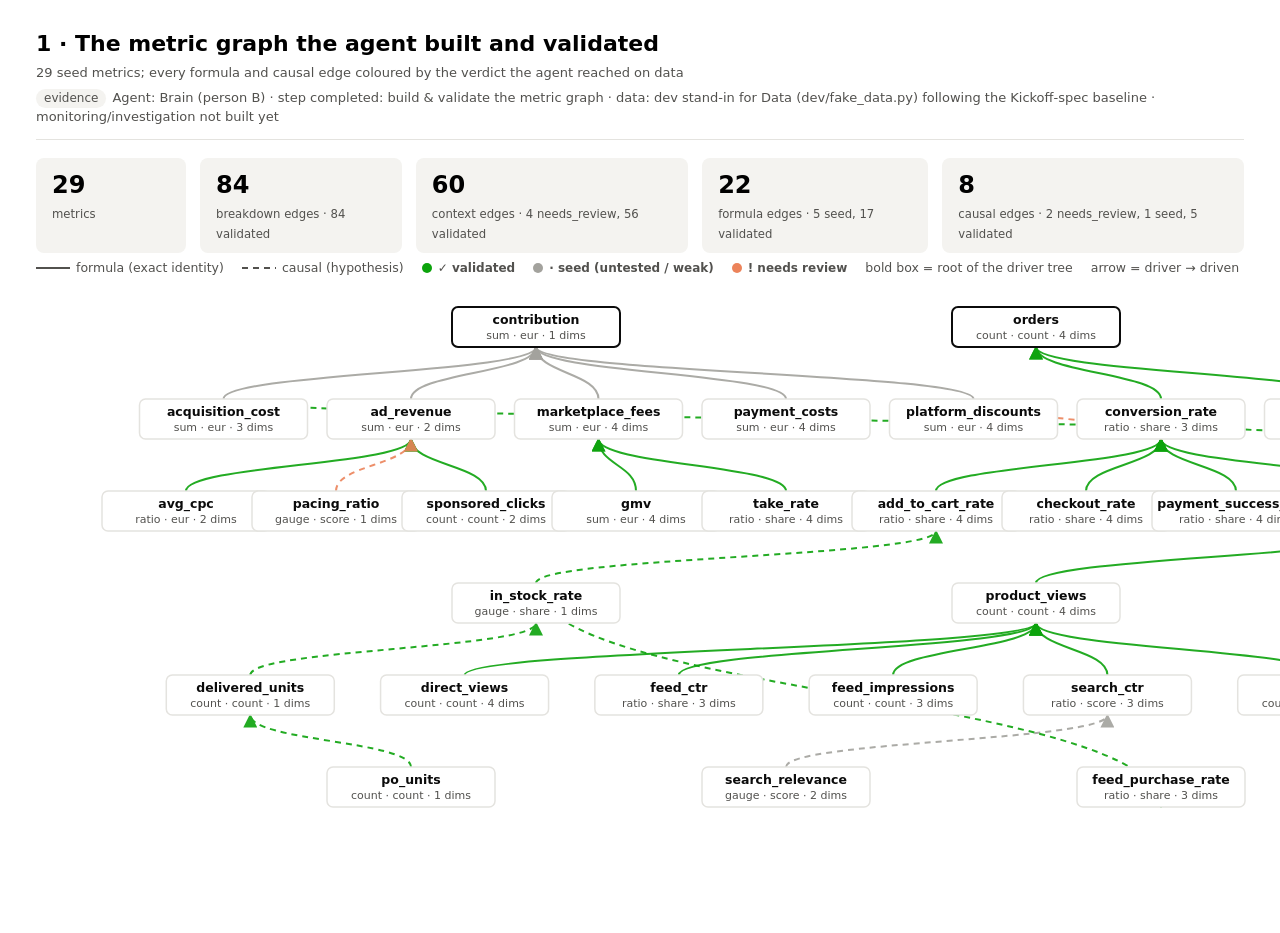
<file: docs/screenshots/01_graph.html>
<!doctype html><html><head><meta charset='utf-8'><title>1 · The metric graph the agent built and validated</title><style>
.viz-root{--surface-1:#fcfcfb;--surface-2:#f4f3f0;--text-primary:#0b0b0b;--text-secondary:#52514e;
 --text-muted:#8a8984;--grid:#e4e3df;--good:#0ca30c;--good-text:#006300;--warning:#fab219;--serious:#ec835a;
 --critical:#d03b3b;--neutral:#a3a29d;--accent:#2a78d6}
*{box-sizing:border-box}body{margin:0;background:var(--surface-1);font:14px/1.45 "Segoe UI",system-ui,sans-serif;
 color:var(--text-primary)}
.viz-root{padding:28px 36px}
header{border-bottom:1px solid var(--grid);padding-bottom:12px;margin-bottom:18px}
h1{font-size:22px;margin:0 0 4px}h2{font-size:15px;margin:22px 0 8px;color:var(--text-secondary);font-weight:600}
.sub{color:var(--text-secondary);font-size:13px}
.tag{display:inline-block;font-size:12px;padding:1px 8px;border-radius:10px;background:var(--surface-2);
 color:var(--text-secondary);margin-right:6px}
table{border-collapse:collapse;width:100%;font-size:13px}
th{text-align:left;color:var(--text-secondary);font-weight:600;border-bottom:1px solid var(--grid);padding:6px 8px}
td{border-bottom:1px solid var(--grid);padding:6px 8px;vertical-align:top}
td.num{text-align:right;font-variant-numeric:tabular-nums;white-space:nowrap}
code{font:12.5px Consolas,monospace;background:var(--surface-2);padding:1px 4px;border-radius:3px}
.chip{display:inline-flex;align-items:center;gap:5px;font-size:12px;font-weight:600;white-space:nowrap}
.dot{width:10px;height:10px;border-radius:50%;display:inline-block}
.legend{display:flex;gap:18px;flex-wrap:wrap;font-size:12.5px;color:var(--text-secondary);margin:6px 0 10px}
.legend span{display:inline-flex;align-items:center;gap:6px}
pre{background:#1a1a19;color:#f0efec;padding:14px 16px;border-radius:6px;font:12.5px/1.5 Consolas,monospace;
 white-space:pre-wrap;margin:0}
.kpis{display:flex;gap:14px;margin:4px 0 6px}
.kpi{background:var(--surface-2);border-radius:8px;padding:10px 16px;min-width:150px}
.kpi b{display:block;font-size:24px}.kpi small{color:var(--text-secondary)}
</style></head><body><div class='viz-root'><header><h1>1 · The metric graph the agent built and validated</h1><div class='sub'>29 seed metrics; every formula and causal edge coloured by the verdict the agent reached on data</div><div class='sub' style='margin-top:6px'><span class='tag'>evidence</span>Agent: Brain (person B) · step completed: build &amp; validate the metric graph · data: dev stand-in for Data (dev/fake_data.py) following the Kickoff-spec baseline · monitoring/investigation not built yet</div></header><div class="kpis"><div class="kpi"><b>29</b><small>metrics</small></div><div class="kpi"><b>84</b><small>breakdown edges · 84 validated</small></div><div class="kpi"><b>60</b><small>context edges · 4 needs_review, 56 validated</small></div><div class="kpi"><b>22</b><small>formula edges · 5 seed, 17 validated</small></div><div class="kpi"><b>8</b><small>causal edges · 2 needs_review, 1 seed, 5 validated</small></div></div><div class="legend"><span><svg width="34" height="8"><line x1="0" y1="4" x2="34" y2="4" stroke="var(--text-secondary)" stroke-width="2"/></svg>formula (exact identity)</span><span><svg width="34" height="8"><line x1="0" y1="4" x2="34" y2="4" stroke="var(--text-secondary)" stroke-width="2" stroke-dasharray="6 5"/></svg>causal (hypothesis)</span><span><span class="chip"><span class="dot" style="background:var(--good)"></span>✓ validated</span></span><span><span class="chip"><span class="dot" style="background:var(--neutral)"></span>· seed (untested / weak)</span></span><span><span class="chip"><span class="dot" style="background:var(--serious)"></span>! needs review</span></span><span>bold box = root of the driver tree</span><span>arrow = driver → driven</span></div><svg width="1500" height="612" viewBox="0 0 1500 612" role="img" aria-label="Metric graph: formula and causal edges coloured by validation status"><defs><marker id="a-validated" viewBox="0 0 10 10" refX="9" refY="5" markerWidth="7" markerHeight="7" orient="auto-start-reverse"><path d="M0,0L10,5L0,10z" fill="var(--good)"/></marker><marker id="a-seed" viewBox="0 0 10 10" refX="9" refY="5" markerWidth="7" markerHeight="7" orient="auto-start-reverse"><path d="M0,0L10,5L0,10z" fill="var(--neutral)"/></marker><marker id="a-needs_review" viewBox="0 0 10 10" refX="9" refY="5" markerWidth="7" markerHeight="7" orient="auto-start-reverse"><path d="M0,0L10,5L0,10z" fill="var(--serious)"/></marker><marker id="a-rejected" viewBox="0 0 10 10" refX="9" refY="5" markerWidth="7" markerHeight="7" orient="auto-start-reverse"><path d="M0,0L10,5L0,10z" fill="var(--critical)"/></marker><marker id="a-proposed" viewBox="0 0 10 10" refX="9" refY="5" markerWidth="7" markerHeight="7" orient="auto-start-reverse"><path d="M0,0L10,5L0,10z" fill="var(--warning)"/></marker></defs><path d="M562.5,112.0 C562.5,86.0 500.0,86.0 500.0,60.0" fill="none" stroke="var(--neutral)" stroke-width="2" marker-end="url(#a-seed)" opacity="0.9"><title>formula: marketplace_fees → contribution · seed · computed from this formula by construction; not independently testable</title></path><path d="M375.0,112.0 C375.0,86.0 500.0,86.0 500.0,60.0" fill="none" stroke="var(--neutral)" stroke-width="2" marker-end="url(#a-seed)" opacity="0.9"><title>formula: ad_revenue → contribution · seed · computed from this formula by construction; not independently testable</title></path><path d="M937.5,112.0 C937.5,86.0 500.0,86.0 500.0,60.0" fill="none" stroke="var(--neutral)" stroke-width="2" marker-end="url(#a-seed)" opacity="0.9"><title>formula: platform_discounts → contribution · seed · computed from this formula by construction; not independently testable</title></path><path d="M187.5,112.0 C187.5,86.0 500.0,86.0 500.0,60.0" fill="none" stroke="var(--neutral)" stroke-width="2" marker-end="url(#a-seed)" opacity="0.9"><title>formula: acquisition_cost → contribution · seed · computed from this formula by construction; not independently testable</title></path><path d="M750.0,112.0 C750.0,86.0 500.0,86.0 500.0,60.0" fill="none" stroke="var(--neutral)" stroke-width="2" marker-end="url(#a-seed)" opacity="0.9"><title>formula: payment_costs → contribution · seed · computed from this formula by construction; not independently testable</title></path><path d="M600.0,204.0 C600.0,178.0 562.5,178.0 562.5,152.0" fill="none" stroke="var(--good)" stroke-width="2" marker-end="url(#a-validated)" opacity="0.9"><title>formula: gmv → marketplace_fees · validated · identity holds: 17/17 slices with median rel. error &lt; 0.5%</title></path><path d="M750.0,204.0 C750.0,178.0 562.5,178.0 562.5,152.0" fill="none" stroke="var(--good)" stroke-width="2" marker-end="url(#a-validated)" opacity="0.9"><title>formula: take_rate → marketplace_fees · validated · identity holds: 17/17 slices with median rel. error &lt; 0.5%</title></path><path d="M1312.5,112.0 C1312.5,86.0 1000.0,86.0 1000.0,60.0" fill="none" stroke="var(--good)" stroke-width="2" marker-end="url(#a-validated)" opacity="0.9"><title>formula: sessions → orders · validated · identity holds: 12/12 slices with median rel. error &lt; 0.5%</title></path><path d="M1125.0,112.0 C1125.0,86.0 1000.0,86.0 1000.0,60.0" fill="none" stroke="var(--good)" stroke-width="2" marker-end="url(#a-validated)" opacity="0.9"><title>formula: conversion_rate → orders · validated · identity holds: 12/12 slices with median rel. error &lt; 0.5%</title></path><path d="M1350.0,204.0 C1350.0,178.0 1125.0,178.0 1125.0,152.0" fill="none" stroke="var(--good)" stroke-width="2" marker-end="url(#a-validated)" opacity="0.9"><title>formula: view_rate → conversion_rate · validated · identity holds: 12/12 slices with median rel. error &lt; 0.5%</title></path><path d="M900.0,204.0 C900.0,178.0 1125.0,178.0 1125.0,152.0" fill="none" stroke="var(--good)" stroke-width="2" marker-end="url(#a-validated)" opacity="0.9"><title>formula: add_to_cart_rate → conversion_rate · validated · identity holds: 12/12 slices with median rel. error &lt; 0.5%</title></path><path d="M1050.0,204.0 C1050.0,178.0 1125.0,178.0 1125.0,152.0" fill="none" stroke="var(--good)" stroke-width="2" marker-end="url(#a-validated)" opacity="0.9"><title>formula: checkout_rate → conversion_rate · validated · identity holds: 12/12 slices with median rel. error &lt; 0.5%</title></path><path d="M1200.0,204.0 C1200.0,178.0 1125.0,178.0 1125.0,152.0" fill="none" stroke="var(--good)" stroke-width="2" marker-end="url(#a-validated)" opacity="0.9"><title>formula: payment_success_rate → conversion_rate · validated · identity holds: 12/12 slices with median rel. error &lt; 0.5%</title></path><path d="M1000.0,296.0 C1000.0,270.0 1350.0,270.0 1350.0,244.0" fill="none" stroke="var(--good)" stroke-width="2" marker-end="url(#a-validated)" opacity="0.9"><title>formula: product_views → view_rate · validated · identity holds: 12/12 slices with median rel. error &lt; 0.5%</title></path><path d="M1312.5,112.0 C1312.5,178.0 1350.0,178.0 1350.0,244.0" fill="none" stroke="var(--good)" stroke-width="2" marker-end="url(#a-validated)" opacity="0.9"><title>formula: sessions → view_rate · validated · identity holds: 12/12 slices with median rel. error &lt; 0.5%</title></path><path d="M1285.7142857142858,388.0 C1285.7142857142858,362.0 1000.0,362.0 1000.0,336.0" fill="none" stroke="var(--good)" stroke-width="2" marker-end="url(#a-validated)" opacity="0.9"><title>formula: searches → product_views · validated · identity holds: 9/9 slices with median rel. error &lt; 0.5%</title></path><path d="M1071.4285714285713,388.0 C1071.4285714285713,362.0 1000.0,362.0 1000.0,336.0" fill="none" stroke="var(--good)" stroke-width="2" marker-end="url(#a-validated)" opacity="0.9"><title>formula: search_ctr → product_views · validated · identity holds: 9/9 slices with median rel. error &lt; 0.5%</title></path><path d="M857.1428571428571,388.0 C857.1428571428571,362.0 1000.0,362.0 1000.0,336.0" fill="none" stroke="var(--good)" stroke-width="2" marker-end="url(#a-validated)" opacity="0.9"><title>formula: feed_impressions → product_views · validated · identity holds: 9/9 slices with median rel. error &lt; 0.5%</title></path><path d="M642.8571428571429,388.0 C642.8571428571429,362.0 1000.0,362.0 1000.0,336.0" fill="none" stroke="var(--good)" stroke-width="2" marker-end="url(#a-validated)" opacity="0.9"><title>formula: feed_ctr → product_views · validated · identity holds: 9/9 slices with median rel. error &lt; 0.5%</title></path><path d="M428.57142857142856,388.0 C428.57142857142856,362.0 1000.0,362.0 1000.0,336.0" fill="none" stroke="var(--good)" stroke-width="2" marker-end="url(#a-validated)" opacity="0.9"><title>formula: direct_views → product_views · validated · identity holds: 9/9 slices with median rel. error &lt; 0.5%</title></path><path d="M450.0,204.0 C450.0,178.0 375.0,178.0 375.0,152.0" fill="none" stroke="var(--good)" stroke-width="2" marker-end="url(#a-validated)" opacity="0.9"><title>formula: sponsored_clicks → ad_revenue · validated · identity holds: 36/36 slices with median rel. error &lt; 0.5%</title></path><path d="M150.0,204.0 C150.0,178.0 375.0,178.0 375.0,152.0" fill="none" stroke="var(--good)" stroke-width="2" marker-end="url(#a-validated)" opacity="0.9"><title>formula: avg_cpc → ad_revenue · validated · identity holds: 36/36 slices with median rel. error &lt; 0.5%</title></path><path d="M750.0,480.0 C750.0,454.0 1071.4285714285713,454.0 1071.4285714285713,428.0" fill="none" stroke="var(--neutral)" stroke-width="2" stroke-dasharray="6 5" marker-end="url(#a-seed)" opacity="0.9"><title>causal: search_relevance → search_ctr · seed · no clear co-movement in history: rho=+0.01 at lag 1h on changes (n=17625, grain country/platform)</title></path><path d="M500.0,296.0 C500.0,270.0 900.0,270.0 900.0,244.0" fill="none" stroke="var(--good)" stroke-width="2" stroke-dasharray="6 5" marker-end="url(#a-validated)" opacity="0.9"><title>causal: in_stock_rate → add_to_cart_rate · validated · supported: rho=+0.55 at lag 0h on levels (n=5880, grain category)</title></path><path d="M500.0,296.0 C500.0,408.0 1125.0,408.0 1125.0,520.0" fill="none" stroke="var(--good)" stroke-width="2" stroke-dasharray="6 5" marker-end="url(#a-validated)" opacity="0.9"><title>causal: in_stock_rate → feed_purchase_rate · validated · supported: rho=+0.40 at lag 0h on levels (n=5880, grain category)</title></path><path d="M214.28571428571428,388.0 C214.28571428571428,362.0 500.0,362.0 500.0,336.0" fill="none" stroke="var(--good)" stroke-width="2" stroke-dasharray="6 5" marker-end="url(#a-validated)" opacity="0.9"><title>causal: delivered_units → in_stock_rate · validated · supported: rho=+0.27 at lag 0h on changes (n=5875, grain category)</title></path><path d="M375.0,480.0 C375.0,454.0 214.28571428571428,454.0 214.28571428571428,428.0" fill="none" stroke="var(--good)" stroke-width="2" stroke-dasharray="6 5" marker-end="url(#a-validated)" opacity="0.9"><title>causal: po_units → delivered_units · validated · supported: rho=+1.00 at lag 48h on levels (n=5640, grain category)</title></path><path d="M937.5,112.0 C937.5,132.0 1125.0,132.0 1125.0,152.0" fill="none" stroke="var(--serious)" stroke-width="2" stroke-dasharray="6 5" marker-end="url(#a-needs_review)" opacity="0.9"><title>causal: platform_discounts → conversion_rate · needs_review · co-moves (rho=+0.88 at lag 0h on levels (n=52910, grain country/platform/channel)) but confounded by volume: controlling for conversion_rate&#x27;s numerator drops rho to +0.02; the cause tracks the effect&#x27;s own volume</title></path><path d="M187.5,112.0 C187.5,132.0 1312.5,132.0 1312.5,152.0" fill="none" stroke="var(--good)" stroke-width="2" stroke-dasharray="6 5" marker-end="url(#a-validated)" opacity="0.9"><title>causal: acquisition_cost → sessions · validated · supported: rho=+0.48 at lag 0h on levels (n=52920, grain country/platform/channel)</title></path><path d="M300.0,204.0 C300.0,178.0 375.0,178.0 375.0,152.0" fill="none" stroke="var(--serious)" stroke-width="2" stroke-dasharray="6 5" marker-end="url(#a-needs_review)" opacity="0.9"><title>causal: pacing_ratio → ad_revenue · needs_review · co-moves (rho=+1.00 at lag 0h on levels (n=35280, grain advertiser)) but definitional overlap: cause and effect share column(s) [&#x27;spend_eur&#x27;]</title></path><g><title>Contribution — marketplace_fees + ad_revenue - platform_discounts - acquisition_cost - payment_costs</title><rect x="416.0" y="20.0" width="168" height="40" rx="6" fill="#fff" stroke="var(--text-primary)" stroke-width="2"/><text x="500.0" y="37" text-anchor="middle" font-size="12.5" font-weight="600" fill="var(--text-primary)">contribution</text><text x="500.0" y="52" text-anchor="middle" font-size="11" fill="var(--text-secondary)">sum · eur · 1 dims</text></g><g><title>Orders — Paid orders</title><rect x="916.0" y="20.0" width="168" height="40" rx="6" fill="#fff" stroke="var(--text-primary)" stroke-width="2"/><text x="1000.0" y="37" text-anchor="middle" font-size="12.5" font-weight="600" fill="var(--text-primary)">orders</text><text x="1000.0" y="52" text-anchor="middle" font-size="11" fill="var(--text-secondary)">count · count · 4 dims</text></g><g><title>Acquisition cost — Cost of paid acquisition traffic</title><rect x="103.5" y="112.0" width="168" height="40" rx="6" fill="#fff" stroke="var(--grid)" stroke-width="1.5"/><text x="187.5" y="129" text-anchor="middle" font-size="12.5" font-weight="600" fill="var(--text-primary)">acquisition_cost</text><text x="187.5" y="144" text-anchor="middle" font-size="11" fill="var(--text-secondary)">sum · eur · 3 dims</text></g><g><title>Ad revenue — Sponsored-product spend by sellers</title><rect x="291.0" y="112.0" width="168" height="40" rx="6" fill="#fff" stroke="var(--grid)" stroke-width="1.5"/><text x="375.0" y="129" text-anchor="middle" font-size="12.5" font-weight="600" fill="var(--text-primary)">ad_revenue</text><text x="375.0" y="144" text-anchor="middle" font-size="11" fill="var(--text-secondary)">sum · eur · 2 dims</text></g><g><title>Marketplace fees — Take-rate fees charged on orders</title><rect x="478.5" y="112.0" width="168" height="40" rx="6" fill="#fff" stroke="var(--grid)" stroke-width="1.5"/><text x="562.5" y="129" text-anchor="middle" font-size="12.5" font-weight="600" fill="var(--text-primary)">marketplace_fees</text><text x="562.5" y="144" text-anchor="middle" font-size="11" fill="var(--text-secondary)">sum · eur · 4 dims</text></g><g><title>Payment costs — PSP costs: 1.4% of GMV plus EUR 0.10 per checkout</title><rect x="666.0" y="112.0" width="168" height="40" rx="6" fill="#fff" stroke="var(--grid)" stroke-width="1.5"/><text x="750.0" y="129" text-anchor="middle" font-size="12.5" font-weight="600" fill="var(--text-primary)">payment_costs</text><text x="750.0" y="144" text-anchor="middle" font-size="11" fill="var(--text-secondary)">sum · eur · 4 dims</text></g><g><title>Platform discounts — Discounts funded by Shoply</title><rect x="853.5" y="112.0" width="168" height="40" rx="6" fill="#fff" stroke="var(--grid)" stroke-width="1.5"/><text x="937.5" y="129" text-anchor="middle" font-size="12.5" font-weight="600" fill="var(--text-primary)">platform_discounts</text><text x="937.5" y="144" text-anchor="middle" font-size="11" fill="var(--text-secondary)">sum · eur · 4 dims</text></g><g><title>Conversion rate — Orders per session</title><rect x="1041.0" y="112.0" width="168" height="40" rx="6" fill="#fff" stroke="var(--grid)" stroke-width="1.5"/><text x="1125.0" y="129" text-anchor="middle" font-size="12.5" font-weight="600" fill="var(--text-primary)">conversion_rate</text><text x="1125.0" y="144" text-anchor="middle" font-size="11" fill="var(--text-secondary)">ratio · share · 3 dims</text></g><g><title>Sessions — Visits</title><rect x="1228.5" y="112.0" width="168" height="40" rx="6" fill="#fff" stroke="var(--grid)" stroke-width="1.5"/><text x="1312.5" y="129" text-anchor="middle" font-size="12.5" font-weight="600" fill="var(--text-primary)">sessions</text><text x="1312.5" y="144" text-anchor="middle" font-size="11" fill="var(--text-secondary)">count · count · 3 dims</text></g><g><title>Average CPC — Spend per sponsored click</title><rect x="66.0" y="204.0" width="168" height="40" rx="6" fill="#fff" stroke="var(--grid)" stroke-width="1.5"/><text x="150.0" y="221" text-anchor="middle" font-size="12.5" font-weight="600" fill="var(--text-primary)">avg_cpc</text><text x="150.0" y="236" text-anchor="middle" font-size="11" fill="var(--text-secondary)">ratio · eur · 2 dims</text></g><g><title>Pacing ratio — Spend vs planned spend, hourly (cumulative-today variant pending, review item 13)</title><rect x="216.0" y="204.0" width="168" height="40" rx="6" fill="#fff" stroke="var(--grid)" stroke-width="1.5"/><text x="300.0" y="221" text-anchor="middle" font-size="12.5" font-weight="600" fill="var(--text-primary)">pacing_ratio</text><text x="300.0" y="236" text-anchor="middle" font-size="11" fill="var(--text-secondary)">gauge · score · 1 dims</text></g><g><title>Sponsored clicks — Clicks on sponsored products</title><rect x="366.0" y="204.0" width="168" height="40" rx="6" fill="#fff" stroke="var(--grid)" stroke-width="1.5"/><text x="450.0" y="221" text-anchor="middle" font-size="12.5" font-weight="600" fill="var(--text-primary)">sponsored_clicks</text><text x="450.0" y="236" text-anchor="middle" font-size="11" fill="var(--text-secondary)">count · count · 2 dims</text></g><g><title>GMV — Gross merchandise value of orders</title><rect x="516.0" y="204.0" width="168" height="40" rx="6" fill="#fff" stroke="var(--grid)" stroke-width="1.5"/><text x="600.0" y="221" text-anchor="middle" font-size="12.5" font-weight="600" fill="var(--text-primary)">gmv</text><text x="600.0" y="236" text-anchor="middle" font-size="11" fill="var(--text-secondary)">sum · eur · 4 dims</text></g><g><title>Take rate — Fees as share of GMV</title><rect x="666.0" y="204.0" width="168" height="40" rx="6" fill="#fff" stroke="var(--grid)" stroke-width="1.5"/><text x="750.0" y="221" text-anchor="middle" font-size="12.5" font-weight="600" fill="var(--text-primary)">take_rate</text><text x="750.0" y="236" text-anchor="middle" font-size="11" fill="var(--text-secondary)">ratio · share · 4 dims</text></g><g><title>Add-to-cart rate — Carts per product view</title><rect x="816.0" y="204.0" width="168" height="40" rx="6" fill="#fff" stroke="var(--grid)" stroke-width="1.5"/><text x="900.0" y="221" text-anchor="middle" font-size="12.5" font-weight="600" fill="var(--text-primary)">add_to_cart_rate</text><text x="900.0" y="236" text-anchor="middle" font-size="11" fill="var(--text-secondary)">ratio · share · 4 dims</text></g><g><title>Checkout rate — Checkouts per cart</title><rect x="966.0" y="204.0" width="168" height="40" rx="6" fill="#fff" stroke="var(--grid)" stroke-width="1.5"/><text x="1050.0" y="221" text-anchor="middle" font-size="12.5" font-weight="600" fill="var(--text-primary)">checkout_rate</text><text x="1050.0" y="236" text-anchor="middle" font-size="11" fill="var(--text-secondary)">ratio · share · 4 dims</text></g><g><title>Payment success rate — Orders per checkout</title><rect x="1116.0" y="204.0" width="168" height="40" rx="6" fill="#fff" stroke="var(--grid)" stroke-width="1.5"/><text x="1200.0" y="221" text-anchor="middle" font-size="12.5" font-weight="600" fill="var(--text-primary)">payment_success_rate</text><text x="1200.0" y="236" text-anchor="middle" font-size="11" fill="var(--text-secondary)">ratio · share · 4 dims</text></g><g><title>View rate — Product views per session</title><rect x="1266.0" y="204.0" width="168" height="40" rx="6" fill="#fff" stroke="var(--grid)" stroke-width="1.5"/><text x="1350.0" y="221" text-anchor="middle" font-size="12.5" font-weight="600" fill="var(--text-primary)">view_rate</text><text x="1350.0" y="236" text-anchor="middle" font-size="11" fill="var(--text-secondary)">ratio · score · 3 dims</text></g><g><title>In-stock rate — Demand-weighted share of SKUs in stock</title><rect x="416.0" y="296.0" width="168" height="40" rx="6" fill="#fff" stroke="var(--grid)" stroke-width="1.5"/><text x="500.0" y="313" text-anchor="middle" font-size="12.5" font-weight="600" fill="var(--text-primary)">in_stock_rate</text><text x="500.0" y="328" text-anchor="middle" font-size="11" fill="var(--text-secondary)">gauge · share · 1 dims</text></g><g><title>Product views — Product detail views from search</title><rect x="916.0" y="296.0" width="168" height="40" rx="6" fill="#fff" stroke="var(--grid)" stroke-width="1.5"/><text x="1000.0" y="313" text-anchor="middle" font-size="12.5" font-weight="600" fill="var(--text-primary)">product_views</text><text x="1000.0" y="328" text-anchor="middle" font-size="11" fill="var(--text-secondary)">count · count · 4 dims</text></g><g><title>Delivered units — Units received from suppliers</title><rect x="130.28571428571428" y="388.0" width="168" height="40" rx="6" fill="#fff" stroke="var(--grid)" stroke-width="1.5"/><text x="214.28571428571428" y="405" text-anchor="middle" font-size="12.5" font-weight="600" fill="var(--text-primary)">delivered_units</text><text x="214.28571428571428" y="420" text-anchor="middle" font-size="11" fill="var(--text-secondary)">count · count · 1 dims</text></g><g><title>Direct views — Product views not from search or feed</title><rect x="344.57142857142856" y="388.0" width="168" height="40" rx="6" fill="#fff" stroke="var(--grid)" stroke-width="1.5"/><text x="428.57142857142856" y="405" text-anchor="middle" font-size="12.5" font-weight="600" fill="var(--text-primary)">direct_views</text><text x="428.57142857142856" y="420" text-anchor="middle" font-size="11" fill="var(--text-secondary)">count · count · 4 dims</text></g><g><title>Feed CTR — Feed views per feed impression</title><rect x="558.8571428571429" y="388.0" width="168" height="40" rx="6" fill="#fff" stroke="var(--grid)" stroke-width="1.5"/><text x="642.8571428571429" y="405" text-anchor="middle" font-size="12.5" font-weight="600" fill="var(--text-primary)">feed_ctr</text><text x="642.8571428571429" y="420" text-anchor="middle" font-size="11" fill="var(--text-secondary)">ratio · share · 3 dims</text></g><g><title>Feed impressions — For You feed product-card impressions</title><rect x="773.1428571428571" y="388.0" width="168" height="40" rx="6" fill="#fff" stroke="var(--grid)" stroke-width="1.5"/><text x="857.1428571428571" y="405" text-anchor="middle" font-size="12.5" font-weight="600" fill="var(--text-primary)">feed_impressions</text><text x="857.1428571428571" y="420" text-anchor="middle" font-size="11" fill="var(--text-secondary)">count · count · 3 dims</text></g><g><title>Search CTR — Product views from search per search</title><rect x="987.4285714285713" y="388.0" width="168" height="40" rx="6" fill="#fff" stroke="var(--grid)" stroke-width="1.5"/><text x="1071.4285714285713" y="405" text-anchor="middle" font-size="12.5" font-weight="600" fill="var(--text-primary)">search_ctr</text><text x="1071.4285714285713" y="420" text-anchor="middle" font-size="11" fill="var(--text-secondary)">ratio · score · 3 dims</text></g><g><title>Searches — Search requests</title><rect x="1201.7142857142858" y="388.0" width="168" height="40" rx="6" fill="#fff" stroke="var(--grid)" stroke-width="1.5"/><text x="1285.7142857142858" y="405" text-anchor="middle" font-size="12.5" font-weight="600" fill="var(--text-primary)">searches</text><text x="1285.7142857142858" y="420" text-anchor="middle" font-size="11" fill="var(--text-secondary)">count · count · 3 dims</text></g><g><title>PO units — Units ordered from suppliers</title><rect x="291.0" y="480.0" width="168" height="40" rx="6" fill="#fff" stroke="var(--grid)" stroke-width="1.5"/><text x="375.0" y="497" text-anchor="middle" font-size="12.5" font-weight="600" fill="var(--text-primary)">po_units</text><text x="375.0" y="512" text-anchor="middle" font-size="11" fill="var(--text-secondary)">count · count · 1 dims</text></g><g><title>Search relevance — Mean relevance score of search results</title><rect x="666.0" y="480.0" width="168" height="40" rx="6" fill="#fff" stroke="var(--grid)" stroke-width="1.5"/><text x="750.0" y="497" text-anchor="middle" font-size="12.5" font-weight="600" fill="var(--text-primary)">search_relevance</text><text x="750.0" y="512" text-anchor="middle" font-size="11" fill="var(--text-secondary)">gauge · score · 2 dims</text></g><g><title>Feed purchase rate — Orders per feed view</title><rect x="1041.0" y="480.0" width="168" height="40" rx="6" fill="#fff" stroke="var(--grid)" stroke-width="1.5"/><text x="1125.0" y="497" text-anchor="middle" font-size="12.5" font-weight="600" fill="var(--text-primary)">feed_purchase_rate</text><text x="1125.0" y="512" text-anchor="middle" font-size="11" fill="var(--text-secondary)">ratio · share · 3 dims</text></g></svg></div></body></html>
</file>
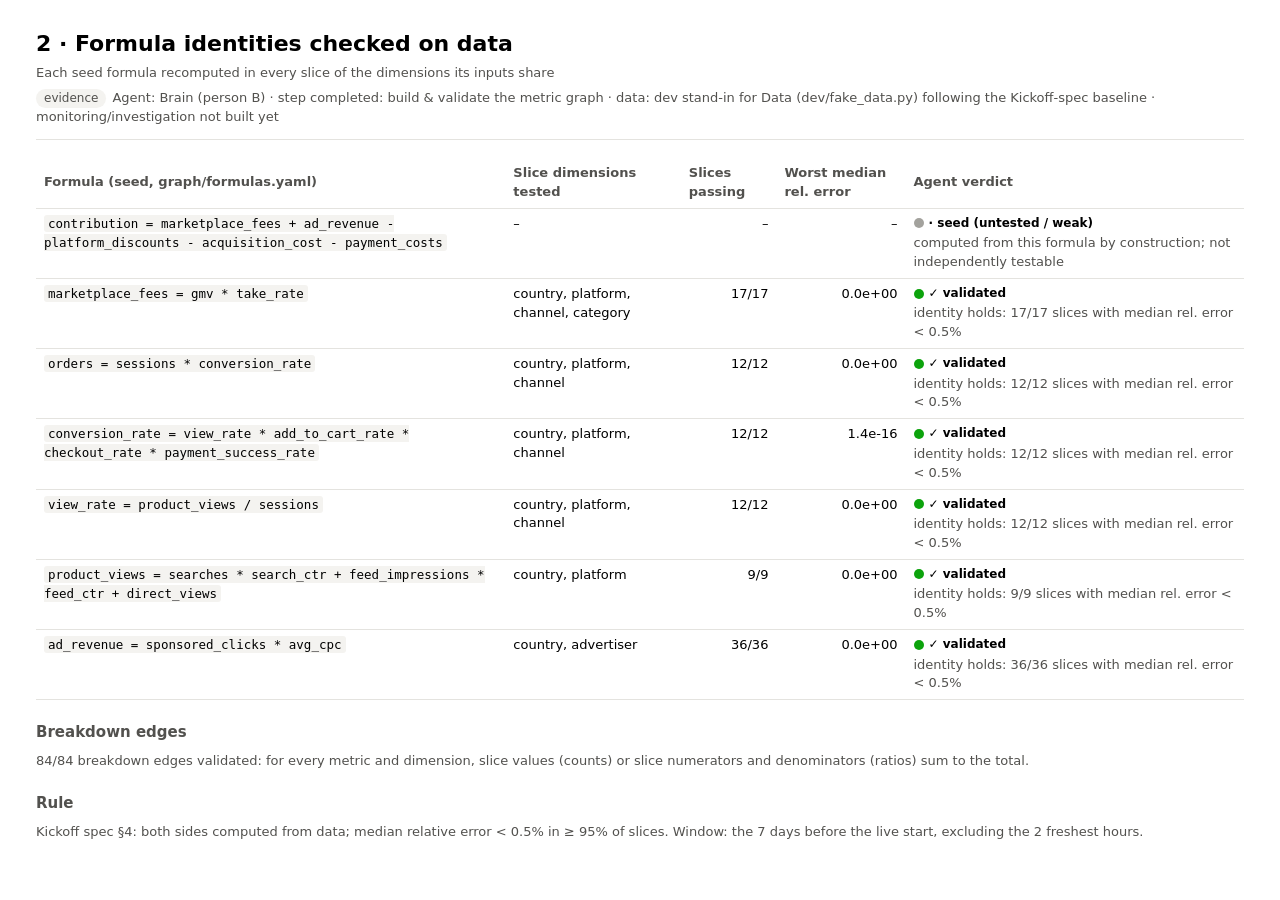
<file: docs/screenshots/02_formulas.html>
<!doctype html><html><head><meta charset='utf-8'><title>2 · Formula identities checked on data</title><style>
.viz-root{--surface-1:#fcfcfb;--surface-2:#f4f3f0;--text-primary:#0b0b0b;--text-secondary:#52514e;
 --text-muted:#8a8984;--grid:#e4e3df;--good:#0ca30c;--good-text:#006300;--warning:#fab219;--serious:#ec835a;
 --critical:#d03b3b;--neutral:#a3a29d;--accent:#2a78d6}
*{box-sizing:border-box}body{margin:0;background:var(--surface-1);font:14px/1.45 "Segoe UI",system-ui,sans-serif;
 color:var(--text-primary)}
.viz-root{padding:28px 36px}
header{border-bottom:1px solid var(--grid);padding-bottom:12px;margin-bottom:18px}
h1{font-size:22px;margin:0 0 4px}h2{font-size:15px;margin:22px 0 8px;color:var(--text-secondary);font-weight:600}
.sub{color:var(--text-secondary);font-size:13px}
.tag{display:inline-block;font-size:12px;padding:1px 8px;border-radius:10px;background:var(--surface-2);
 color:var(--text-secondary);margin-right:6px}
table{border-collapse:collapse;width:100%;font-size:13px}
th{text-align:left;color:var(--text-secondary);font-weight:600;border-bottom:1px solid var(--grid);padding:6px 8px}
td{border-bottom:1px solid var(--grid);padding:6px 8px;vertical-align:top}
td.num{text-align:right;font-variant-numeric:tabular-nums;white-space:nowrap}
code{font:12.5px Consolas,monospace;background:var(--surface-2);padding:1px 4px;border-radius:3px}
.chip{display:inline-flex;align-items:center;gap:5px;font-size:12px;font-weight:600;white-space:nowrap}
.dot{width:10px;height:10px;border-radius:50%;display:inline-block}
.legend{display:flex;gap:18px;flex-wrap:wrap;font-size:12.5px;color:var(--text-secondary);margin:6px 0 10px}
.legend span{display:inline-flex;align-items:center;gap:6px}
pre{background:#1a1a19;color:#f0efec;padding:14px 16px;border-radius:6px;font:12.5px/1.5 Consolas,monospace;
 white-space:pre-wrap;margin:0}
.kpis{display:flex;gap:14px;margin:4px 0 6px}
.kpi{background:var(--surface-2);border-radius:8px;padding:10px 16px;min-width:150px}
.kpi b{display:block;font-size:24px}.kpi small{color:var(--text-secondary)}
</style></head><body><div class='viz-root'><header><h1>2 · Formula identities checked on data</h1><div class='sub'>Each seed formula recomputed in every slice of the dimensions its inputs share</div><div class='sub' style='margin-top:6px'><span class='tag'>evidence</span>Agent: Brain (person B) · step completed: build &amp; validate the metric graph · data: dev stand-in for Data (dev/fake_data.py) following the Kickoff-spec baseline · monitoring/investigation not built yet</div></header><table><thead><tr><th>Formula (seed, graph/formulas.yaml)</th><th>Slice dimensions tested</th><th class='num'>Slices passing</th><th class='num'>Worst median rel. error</th><th>Agent verdict</th></tr></thead><tbody><tr><td><code>contribution = marketplace_fees + ad_revenue - platform_discounts - acquisition_cost - payment_costs</code></td><td>–</td><td class='num'>–</td><td class='num'>–</td><td><span class="chip"><span class="dot" style="background:var(--neutral)"></span>· seed (untested / weak)</span><div class='sub'>computed from this formula by construction; not independently testable</div></td></tr><tr><td><code>marketplace_fees = gmv * take_rate</code></td><td>country, platform, channel, category</td><td class='num'>17/17</td><td class='num'>0.0e+00</td><td><span class="chip"><span class="dot" style="background:var(--good)"></span>✓ validated</span><div class='sub'>identity holds: 17/17 slices with median rel. error &lt; 0.5%</div></td></tr><tr><td><code>orders = sessions * conversion_rate</code></td><td>country, platform, channel</td><td class='num'>12/12</td><td class='num'>0.0e+00</td><td><span class="chip"><span class="dot" style="background:var(--good)"></span>✓ validated</span><div class='sub'>identity holds: 12/12 slices with median rel. error &lt; 0.5%</div></td></tr><tr><td><code>conversion_rate = view_rate * add_to_cart_rate * checkout_rate * payment_success_rate</code></td><td>country, platform, channel</td><td class='num'>12/12</td><td class='num'>1.4e-16</td><td><span class="chip"><span class="dot" style="background:var(--good)"></span>✓ validated</span><div class='sub'>identity holds: 12/12 slices with median rel. error &lt; 0.5%</div></td></tr><tr><td><code>view_rate = product_views / sessions</code></td><td>country, platform, channel</td><td class='num'>12/12</td><td class='num'>0.0e+00</td><td><span class="chip"><span class="dot" style="background:var(--good)"></span>✓ validated</span><div class='sub'>identity holds: 12/12 slices with median rel. error &lt; 0.5%</div></td></tr><tr><td><code>product_views = searches * search_ctr + feed_impressions * feed_ctr + direct_views</code></td><td>country, platform</td><td class='num'>9/9</td><td class='num'>0.0e+00</td><td><span class="chip"><span class="dot" style="background:var(--good)"></span>✓ validated</span><div class='sub'>identity holds: 9/9 slices with median rel. error &lt; 0.5%</div></td></tr><tr><td><code>ad_revenue = sponsored_clicks * avg_cpc</code></td><td>country, advertiser</td><td class='num'>36/36</td><td class='num'>0.0e+00</td><td><span class="chip"><span class="dot" style="background:var(--good)"></span>✓ validated</span><div class='sub'>identity holds: 36/36 slices with median rel. error &lt; 0.5%</div></td></tr></tbody></table><h2>Breakdown edges</h2><div class='sub'>84/84 breakdown edges validated: for every metric and dimension, slice values (counts) or slice numerators and denominators (ratios) sum to the total.</div><h2>Rule</h2><div class='sub'>Kickoff spec §4: both sides computed from data; median relative error &lt; 0.5% in ≥ 95% of slices. Window: the 7 days before the live start, excluding the 2 freshest hours.</div></div></body></html>
</file>
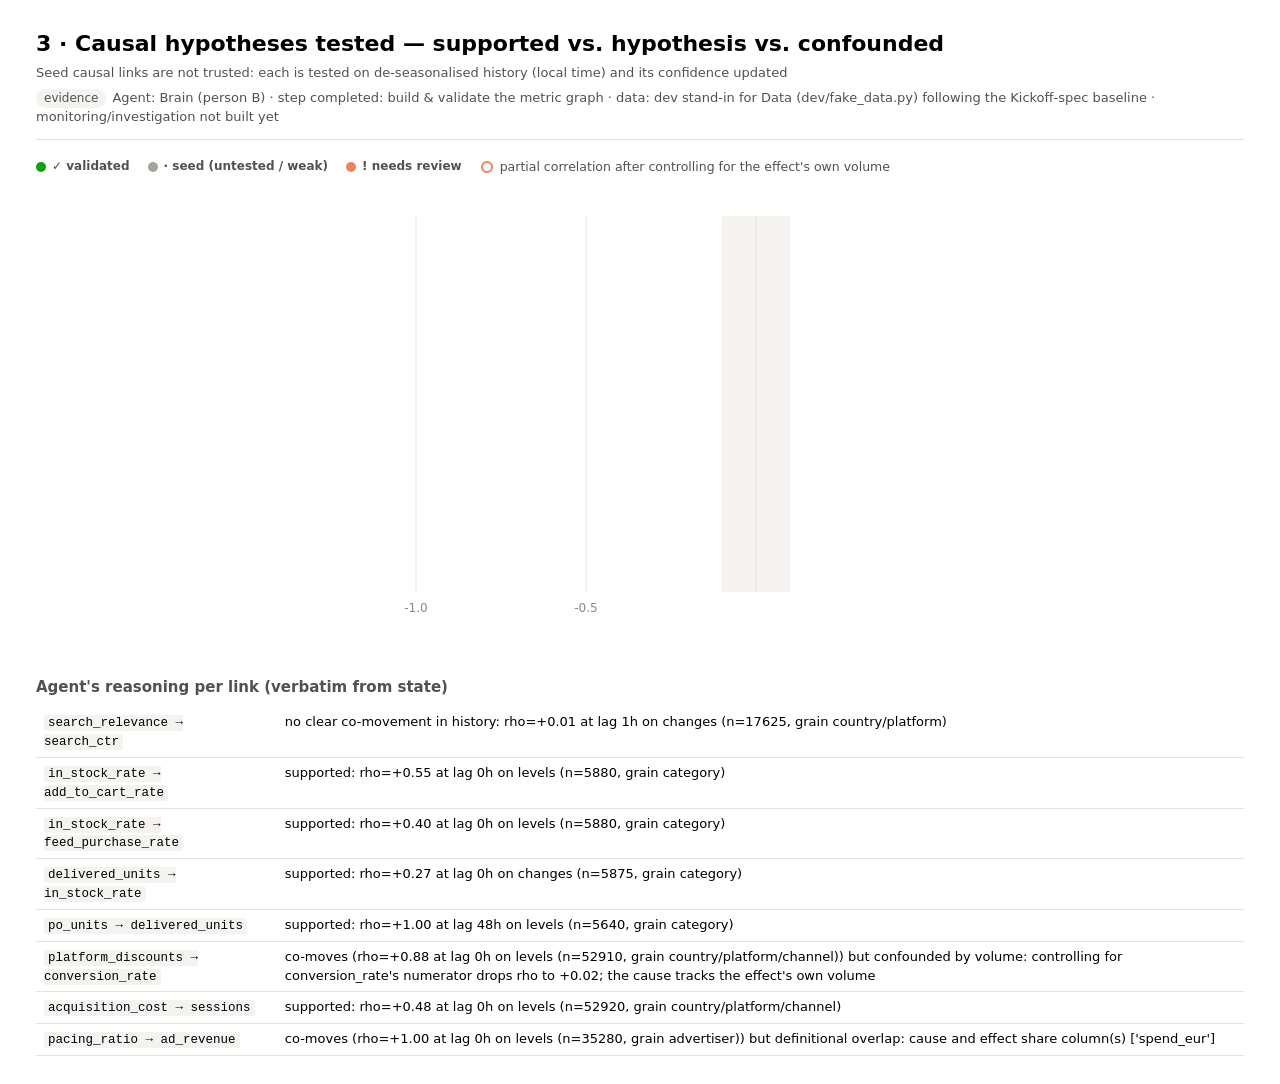
<file: docs/screenshots/03_causal.html>
<!doctype html><html><head><meta charset='utf-8'><title>3 · Causal hypotheses tested — supported vs. hypothesis vs. confounded</title><style>
.viz-root{--surface-1:#fcfcfb;--surface-2:#f4f3f0;--text-primary:#0b0b0b;--text-secondary:#52514e;
 --text-muted:#8a8984;--grid:#e4e3df;--good:#0ca30c;--good-text:#006300;--warning:#fab219;--serious:#ec835a;
 --critical:#d03b3b;--neutral:#a3a29d;--accent:#2a78d6}
*{box-sizing:border-box}body{margin:0;background:var(--surface-1);font:14px/1.45 "Segoe UI",system-ui,sans-serif;
 color:var(--text-primary)}
.viz-root{padding:28px 36px}
header{border-bottom:1px solid var(--grid);padding-bottom:12px;margin-bottom:18px}
h1{font-size:22px;margin:0 0 4px}h2{font-size:15px;margin:22px 0 8px;color:var(--text-secondary);font-weight:600}
.sub{color:var(--text-secondary);font-size:13px}
.tag{display:inline-block;font-size:12px;padding:1px 8px;border-radius:10px;background:var(--surface-2);
 color:var(--text-secondary);margin-right:6px}
table{border-collapse:collapse;width:100%;font-size:13px}
th{text-align:left;color:var(--text-secondary);font-weight:600;border-bottom:1px solid var(--grid);padding:6px 8px}
td{border-bottom:1px solid var(--grid);padding:6px 8px;vertical-align:top}
td.num{text-align:right;font-variant-numeric:tabular-nums;white-space:nowrap}
code{font:12.5px Consolas,monospace;background:var(--surface-2);padding:1px 4px;border-radius:3px}
.chip{display:inline-flex;align-items:center;gap:5px;font-size:12px;font-weight:600;white-space:nowrap}
.dot{width:10px;height:10px;border-radius:50%;display:inline-block}
.legend{display:flex;gap:18px;flex-wrap:wrap;font-size:12.5px;color:var(--text-secondary);margin:6px 0 10px}
.legend span{display:inline-flex;align-items:center;gap:6px}
pre{background:#1a1a19;color:#f0efec;padding:14px 16px;border-radius:6px;font:12.5px/1.5 Consolas,monospace;
 white-space:pre-wrap;margin:0}
.kpis{display:flex;gap:14px;margin:4px 0 6px}
.kpi{background:var(--surface-2);border-radius:8px;padding:10px 16px;min-width:150px}
.kpi b{display:block;font-size:24px}.kpi small{color:var(--text-secondary)}
</style></head><body><div class='viz-root'><header><h1>3 · Causal hypotheses tested — supported vs. hypothesis vs. confounded</h1><div class='sub'>Seed causal links are not trusted: each is tested on de-seasonalised history (local time) and its confidence updated</div><div class='sub' style='margin-top:6px'><span class='tag'>evidence</span>Agent: Brain (person B) · step completed: build &amp; validate the metric graph · data: dev stand-in for Data (dev/fake_data.py) following the Kickoff-spec baseline · monitoring/investigation not built yet</div></header><div class="legend"><span><span class="chip"><span class="dot" style="background:var(--good)"></span>✓ validated</span></span><span><span class="chip"><span class="dot" style="background:var(--neutral)"></span>· seed (untested / weak)</span></span><span><span class="chip"><span class="dot" style="background:var(--serious)"></span>! needs review</span></span><span><svg width="14" height="14"><circle cx="7" cy="7" r="5" fill="#fff" stroke="var(--serious)" stroke-width="2"/></svg>partial correlation after controlling for the effect's own volume</span></div><svg width="1420" height="464" role="img" aria-label="Causal link tests: rank correlation per link"><rect x="686.0" y="30" width="68.0" height="376" fill="var(--surface-2)"/><line x1="380.0" y1="30" x2="380.0" y2="406" stroke="var(--grid)"/><text x="380.0" y="426" text-anchor="middle" font-size="12" fill="var(--text-muted)">-1.0</text><line x1="550.0" y1="30" x2="550.0" y2="406" stroke="var(--grid)"/><text x="550.0" y="426" text-anchor="middle" font-size="12" fill="var(--text-muted)">-0.5</text><line x1="720.0" y1="30" x2="720.0" y2="406" stroke="var(--grid)" stroke-width=2/><text x="720.0" y="426" text-anchor="middle" font-size="12" fill="var(--text-muted)">+0.0</text><line x1="890.0" y1="30" x2="890.0" y2="406" stroke="var(--grid)"/><text x="890.0" y="426" text-anchor="middle" font-size="12" fill="var(--text-muted)">+0.5</text><line x1="1060.0" y1="30" x2="1060.0" y2="406" stroke="var(--grid)"/><text x="1060.0" y="426" text-anchor="middle" font-size="12" fill="var(--text-muted)">+1.0</text><text x="720.0" y="446" text-anchor="middle" font-size="12" fill="var(--text-secondary)">rank correlation of residuals (best lag in the hypothesised range); shaded = |ρ| &lt; 0.1, too weak to count</text><text x="370" y="22" text-anchor="end" font-size="12" font-weight="600" fill="var(--text-secondary)">hypothesis (seed causal.yaml)</text><text x="1076" y="22" font-size="12" font-weight="600" fill="var(--text-secondary)">agent verdict</text><text x="370" y="58" text-anchor="end" font-size="13" fill="var(--text-primary)">search_relevance → search_ctr  (+)</text><circle cx="724.42" cy="54" r="7" fill="var(--neutral)" stroke="#fff" stroke-width="2"><title>no clear co-movement in history: rho=+0.01 at lag 1h on changes (n=17625, grain country/platform)</title></circle><text x="724.42" y="43" text-anchor="middle" font-size="11" fill="var(--text-secondary)">+0.01</text><foreignObject x="1070" y="42" width="350" height="46"><div xmlns="http://www.w3.org/1999/xhtml" style="font-size:12.5px"><span class="chip"><span class="dot" style="background:var(--neutral)"></span>· seed (untested / weak)</span> <span class="sub">conf 0.48 · lag 1h · change</span></div></foreignObject><text x="370" y="104" text-anchor="end" font-size="13" fill="var(--text-primary)">in_stock_rate → add_to_cart_rate  (+)</text><line x1="907.0" y1="100" x2="588.42" y2="100" stroke="var(--serious)" stroke-width="2" stroke-dasharray="4 3"/><circle cx="588.42" cy="100" r="6" fill="#fff" stroke="var(--serious)" stroke-width="2"><title>partial ρ after controlling for the effect numerator: -0.39</title></circle><text x="588.42" y="89" text-anchor="middle" font-size="11" fill="var(--text-secondary)">partial -0.39</text><circle cx="907.0" cy="100" r="7" fill="var(--good)" stroke="#fff" stroke-width="2"><title>supported: rho=+0.55 at lag 0h on levels (n=5880, grain category)</title></circle><text x="907.0" y="89" text-anchor="middle" font-size="11" fill="var(--text-secondary)">+0.55</text><foreignObject x="1070" y="88" width="350" height="46"><div xmlns="http://www.w3.org/1999/xhtml" style="font-size:12.5px"><span class="chip"><span class="dot" style="background:var(--good)"></span>✓ validated</span> <span class="sub">conf 0.90 · lag 0h · level</span></div></foreignObject><text x="370" y="150" text-anchor="end" font-size="13" fill="var(--text-primary)">in_stock_rate → feed_purchase_rate  (+)</text><line x1="856.6800000000001" y1="146" x2="571.42" y2="146" stroke="var(--serious)" stroke-width="2" stroke-dasharray="4 3"/><circle cx="571.42" cy="146" r="6" fill="#fff" stroke="var(--serious)" stroke-width="2"><title>partial ρ after controlling for the effect numerator: -0.44</title></circle><text x="571.42" y="135" text-anchor="middle" font-size="11" fill="var(--text-secondary)">partial -0.44</text><circle cx="856.6800000000001" cy="146" r="7" fill="var(--good)" stroke="#fff" stroke-width="2"><title>supported: rho=+0.40 at lag 0h on levels (n=5880, grain category)</title></circle><text x="856.6800000000001" y="135" text-anchor="middle" font-size="11" fill="var(--text-secondary)">+0.40</text><foreignObject x="1070" y="134" width="350" height="46"><div xmlns="http://www.w3.org/1999/xhtml" style="font-size:12.5px"><span class="chip"><span class="dot" style="background:var(--good)"></span>✓ validated</span> <span class="sub">conf 0.82 · lag 0h · level</span></div></foreignObject><text x="370" y="196" text-anchor="end" font-size="13" fill="var(--text-primary)">delivered_units → in_stock_rate  (+)</text><line x1="812.82" y1="192" x2="622.4200000000001" y2="192" stroke="var(--serious)" stroke-width="2" stroke-dasharray="4 3"/><circle cx="622.4200000000001" cy="192" r="6" fill="#fff" stroke="var(--serious)" stroke-width="2"><title>partial ρ after controlling for the effect numerator: -0.29</title></circle><text x="622.4200000000001" y="181" text-anchor="middle" font-size="11" fill="var(--text-secondary)">partial -0.29</text><circle cx="812.82" cy="192" r="7" fill="var(--good)" stroke="#fff" stroke-width="2"><title>supported: rho=+0.27 at lag 0h on changes (n=5875, grain category)</title></circle><text x="812.82" y="181" text-anchor="middle" font-size="11" fill="var(--text-secondary)">+0.27</text><foreignObject x="1070" y="180" width="350" height="46"><div xmlns="http://www.w3.org/1999/xhtml" style="font-size:12.5px"><span class="chip"><span class="dot" style="background:var(--good)"></span>✓ validated</span> <span class="sub">conf 0.72 · lag 0h · change</span></div></foreignObject><text x="370" y="242" text-anchor="end" font-size="13" fill="var(--text-primary)">po_units → delivered_units  (+)</text><circle cx="1060.0" cy="238" r="7" fill="var(--good)" stroke="#fff" stroke-width="2"><title>supported: rho=+1.00 at lag 48h on levels (n=5640, grain category)</title></circle><text x="1060.0" y="227" text-anchor="middle" font-size="11" fill="var(--text-secondary)">+1.00</text><foreignObject x="1070" y="226" width="350" height="46"><div xmlns="http://www.w3.org/1999/xhtml" style="font-size:12.5px"><span class="chip"><span class="dot" style="background:var(--good)"></span>✓ validated</span> <span class="sub">conf 0.88 · lag 48h · level</span></div></foreignObject><text x="370" y="288" text-anchor="end" font-size="13" fill="var(--text-primary)">platform_discounts → conversion_rate  (+)</text><line x1="1018.18" y1="284" x2="726.8" y2="284" stroke="var(--serious)" stroke-width="2" stroke-dasharray="4 3"/><circle cx="726.8" cy="284" r="6" fill="#fff" stroke="var(--serious)" stroke-width="2"><title>partial ρ after controlling for the effect numerator: +0.02</title></circle><text x="726.8" y="273" text-anchor="middle" font-size="11" fill="var(--text-secondary)">partial +0.02</text><circle cx="1018.18" cy="284" r="7" fill="var(--serious)" stroke="#fff" stroke-width="2"><title>co-moves (rho=+0.88 at lag 0h on levels (n=52910, grain country/platform/channel)) but confounded by volume: controlling for conversion_rate&#x27;s numerator drops rho to +0.02; the cause tracks the effect&#x27;s own volume</title></circle><text x="1018.18" y="273" text-anchor="middle" font-size="11" fill="var(--text-secondary)">+0.88</text><foreignObject x="1070" y="272" width="350" height="46"><div xmlns="http://www.w3.org/1999/xhtml" style="font-size:12.5px"><span class="chip"><span class="dot" style="background:var(--serious)"></span>! needs review</span> <span class="sub">conf 0.40 · lag 0h · level</span></div></foreignObject><text x="370" y="334" text-anchor="end" font-size="13" fill="var(--text-primary)">acquisition_cost → sessions  (+)</text><circle cx="882.18" cy="330" r="7" fill="var(--good)" stroke="#fff" stroke-width="2"><title>supported: rho=+0.48 at lag 0h on levels (n=52920, grain country/platform/channel)</title></circle><text x="882.18" y="319" text-anchor="middle" font-size="11" fill="var(--text-secondary)">+0.48</text><foreignObject x="1070" y="318" width="350" height="46"><div xmlns="http://www.w3.org/1999/xhtml" style="font-size:12.5px"><span class="chip"><span class="dot" style="background:var(--good)"></span>✓ validated</span> <span class="sub">conf 0.86 · lag 0h · level</span></div></foreignObject><text x="370" y="380" text-anchor="end" font-size="13" fill="var(--text-primary)">pacing_ratio → ad_revenue  (+)</text><circle cx="1058.6399999999999" cy="376" r="7" fill="var(--serious)" stroke="#fff" stroke-width="2"><title>co-moves (rho=+1.00 at lag 0h on levels (n=35280, grain advertiser)) but definitional overlap: cause and effect share column(s) [&#x27;spend_eur&#x27;]</title></circle><text x="1058.6399999999999" y="365" text-anchor="middle" font-size="11" fill="var(--text-secondary)">+1.00</text><foreignObject x="1070" y="364" width="350" height="46"><div xmlns="http://www.w3.org/1999/xhtml" style="font-size:12.5px"><span class="chip"><span class="dot" style="background:var(--serious)"></span>! needs review</span> <span class="sub">conf 0.50 · lag 0h · level</span></div></foreignObject></svg><h2>Agent's reasoning per link (verbatim from state)</h2><table><tbody><tr><td><code>search_relevance → search_ctr</code></td><td>no clear co-movement in history: rho=+0.01 at lag 1h on changes (n=17625, grain country/platform)</td></tr><tr><td><code>in_stock_rate → add_to_cart_rate</code></td><td>supported: rho=+0.55 at lag 0h on levels (n=5880, grain category)</td></tr><tr><td><code>in_stock_rate → feed_purchase_rate</code></td><td>supported: rho=+0.40 at lag 0h on levels (n=5880, grain category)</td></tr><tr><td><code>delivered_units → in_stock_rate</code></td><td>supported: rho=+0.27 at lag 0h on changes (n=5875, grain category)</td></tr><tr><td><code>po_units → delivered_units</code></td><td>supported: rho=+1.00 at lag 48h on levels (n=5640, grain category)</td></tr><tr><td><code>platform_discounts → conversion_rate</code></td><td>co-moves (rho=+0.88 at lag 0h on levels (n=52910, grain country/platform/channel)) but confounded by volume: controlling for conversion_rate&#x27;s numerator drops rho to +0.02; the cause tracks the effect&#x27;s own volume</td></tr><tr><td><code>acquisition_cost → sessions</code></td><td>supported: rho=+0.48 at lag 0h on levels (n=52920, grain country/platform/channel)</td></tr><tr><td><code>pacing_ratio → ad_revenue</code></td><td>co-moves (rho=+1.00 at lag 0h on levels (n=35280, grain advertiser)) but definitional overlap: cause and effect share column(s) [&#x27;spend_eur&#x27;]</td></tr></tbody></table></div></body></html>
</file>
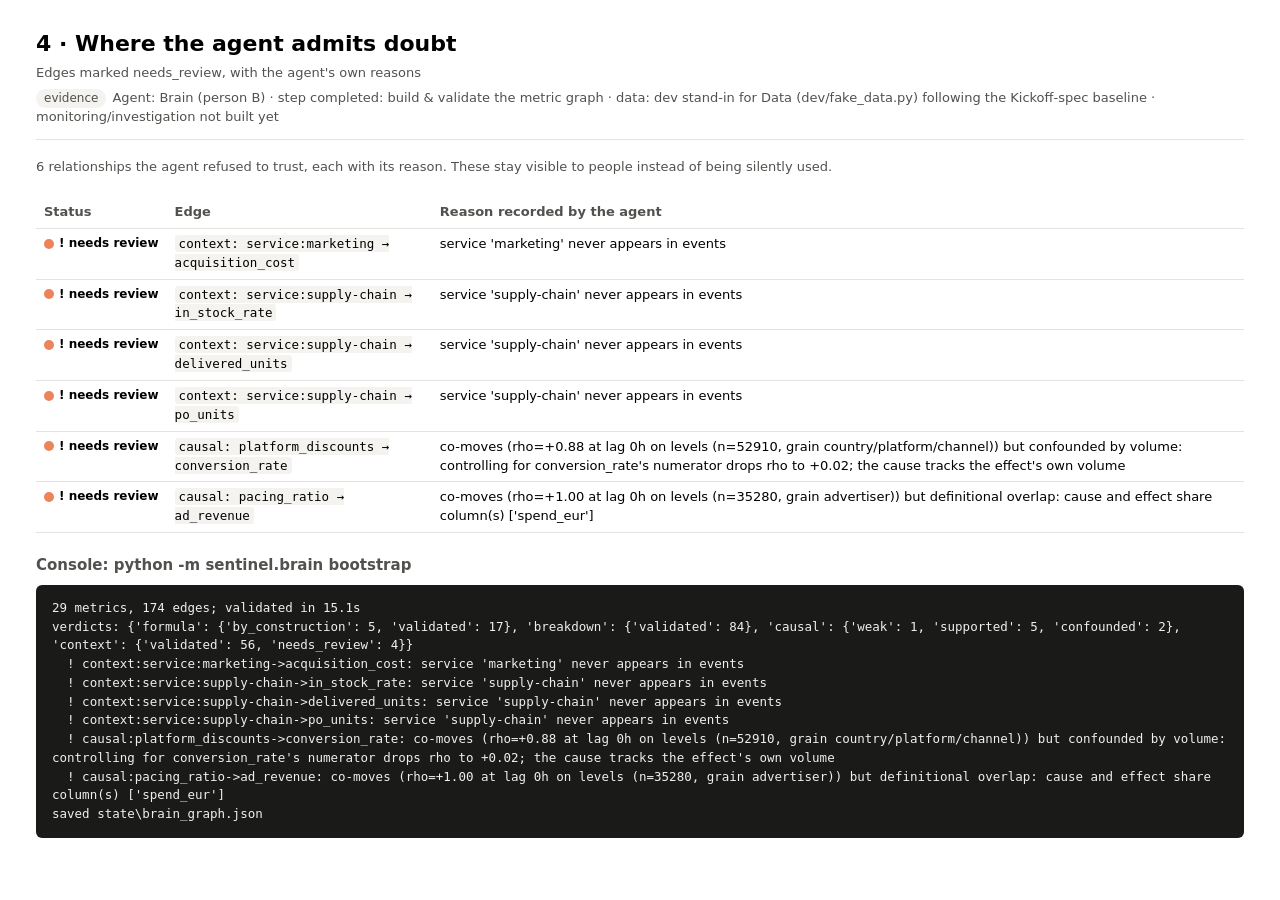
<file: docs/screenshots/04_doubt.html>
<!doctype html><html><head><meta charset='utf-8'><title>4 · Where the agent admits doubt</title><style>
.viz-root{--surface-1:#fcfcfb;--surface-2:#f4f3f0;--text-primary:#0b0b0b;--text-secondary:#52514e;
 --text-muted:#8a8984;--grid:#e4e3df;--good:#0ca30c;--good-text:#006300;--warning:#fab219;--serious:#ec835a;
 --critical:#d03b3b;--neutral:#a3a29d;--accent:#2a78d6}
*{box-sizing:border-box}body{margin:0;background:var(--surface-1);font:14px/1.45 "Segoe UI",system-ui,sans-serif;
 color:var(--text-primary)}
.viz-root{padding:28px 36px}
header{border-bottom:1px solid var(--grid);padding-bottom:12px;margin-bottom:18px}
h1{font-size:22px;margin:0 0 4px}h2{font-size:15px;margin:22px 0 8px;color:var(--text-secondary);font-weight:600}
.sub{color:var(--text-secondary);font-size:13px}
.tag{display:inline-block;font-size:12px;padding:1px 8px;border-radius:10px;background:var(--surface-2);
 color:var(--text-secondary);margin-right:6px}
table{border-collapse:collapse;width:100%;font-size:13px}
th{text-align:left;color:var(--text-secondary);font-weight:600;border-bottom:1px solid var(--grid);padding:6px 8px}
td{border-bottom:1px solid var(--grid);padding:6px 8px;vertical-align:top}
td.num{text-align:right;font-variant-numeric:tabular-nums;white-space:nowrap}
code{font:12.5px Consolas,monospace;background:var(--surface-2);padding:1px 4px;border-radius:3px}
.chip{display:inline-flex;align-items:center;gap:5px;font-size:12px;font-weight:600;white-space:nowrap}
.dot{width:10px;height:10px;border-radius:50%;display:inline-block}
.legend{display:flex;gap:18px;flex-wrap:wrap;font-size:12.5px;color:var(--text-secondary);margin:6px 0 10px}
.legend span{display:inline-flex;align-items:center;gap:6px}
pre{background:#1a1a19;color:#f0efec;padding:14px 16px;border-radius:6px;font:12.5px/1.5 Consolas,monospace;
 white-space:pre-wrap;margin:0}
.kpis{display:flex;gap:14px;margin:4px 0 6px}
.kpi{background:var(--surface-2);border-radius:8px;padding:10px 16px;min-width:150px}
.kpi b{display:block;font-size:24px}.kpi small{color:var(--text-secondary)}
</style></head><body><div class='viz-root'><header><h1>4 · Where the agent admits doubt</h1><div class='sub'>Edges marked needs_review, with the agent&#x27;s own reasons</div><div class='sub' style='margin-top:6px'><span class='tag'>evidence</span>Agent: Brain (person B) · step completed: build &amp; validate the metric graph · data: dev stand-in for Data (dev/fake_data.py) following the Kickoff-spec baseline · monitoring/investigation not built yet</div></header><div class='sub'>6 relationships the agent refused to trust, each with its reason. These stay visible to people instead of being silently used.</div><br><table><thead><tr><th>Status</th><th>Edge</th><th>Reason recorded by the agent</th></tr></thead><tbody><tr><td><span class="chip"><span class="dot" style="background:var(--serious)"></span>! needs review</span></td><td><code>context: service:marketing → acquisition_cost</code></td><td>service &#x27;marketing&#x27; never appears in events</td></tr><tr><td><span class="chip"><span class="dot" style="background:var(--serious)"></span>! needs review</span></td><td><code>context: service:supply-chain → in_stock_rate</code></td><td>service &#x27;supply-chain&#x27; never appears in events</td></tr><tr><td><span class="chip"><span class="dot" style="background:var(--serious)"></span>! needs review</span></td><td><code>context: service:supply-chain → delivered_units</code></td><td>service &#x27;supply-chain&#x27; never appears in events</td></tr><tr><td><span class="chip"><span class="dot" style="background:var(--serious)"></span>! needs review</span></td><td><code>context: service:supply-chain → po_units</code></td><td>service &#x27;supply-chain&#x27; never appears in events</td></tr><tr><td><span class="chip"><span class="dot" style="background:var(--serious)"></span>! needs review</span></td><td><code>causal: platform_discounts → conversion_rate</code></td><td>co-moves (rho=+0.88 at lag 0h on levels (n=52910, grain country/platform/channel)) but confounded by volume: controlling for conversion_rate&#x27;s numerator drops rho to +0.02; the cause tracks the effect&#x27;s own volume</td></tr><tr><td><span class="chip"><span class="dot" style="background:var(--serious)"></span>! needs review</span></td><td><code>causal: pacing_ratio → ad_revenue</code></td><td>co-moves (rho=+1.00 at lag 0h on levels (n=35280, grain advertiser)) but definitional overlap: cause and effect share column(s) [&#x27;spend_eur&#x27;]</td></tr></tbody></table><h2>Console: python -m sentinel.brain bootstrap</h2><pre>29 metrics, 174 edges; validated in 15.1s
verdicts: {&#x27;formula&#x27;: {&#x27;by_construction&#x27;: 5, &#x27;validated&#x27;: 17}, &#x27;breakdown&#x27;: {&#x27;validated&#x27;: 84}, &#x27;causal&#x27;: {&#x27;weak&#x27;: 1, &#x27;supported&#x27;: 5, &#x27;confounded&#x27;: 2}, &#x27;context&#x27;: {&#x27;validated&#x27;: 56, &#x27;needs_review&#x27;: 4}}
  ! context:service:marketing-&gt;acquisition_cost: service &#x27;marketing&#x27; never appears in events
  ! context:service:supply-chain-&gt;in_stock_rate: service &#x27;supply-chain&#x27; never appears in events
  ! context:service:supply-chain-&gt;delivered_units: service &#x27;supply-chain&#x27; never appears in events
  ! context:service:supply-chain-&gt;po_units: service &#x27;supply-chain&#x27; never appears in events
  ! causal:platform_discounts-&gt;conversion_rate: co-moves (rho=+0.88 at lag 0h on levels (n=52910, grain country/platform/channel)) but confounded by volume: controlling for conversion_rate&#x27;s numerator drops rho to +0.02; the cause tracks the effect&#x27;s own volume
  ! causal:pacing_ratio-&gt;ad_revenue: co-moves (rho=+1.00 at lag 0h on levels (n=35280, grain advertiser)) but definitional overlap: cause and effect share column(s) [&#x27;spend_eur&#x27;]
saved state\brain_graph.json</pre></div></body></html>
</file>
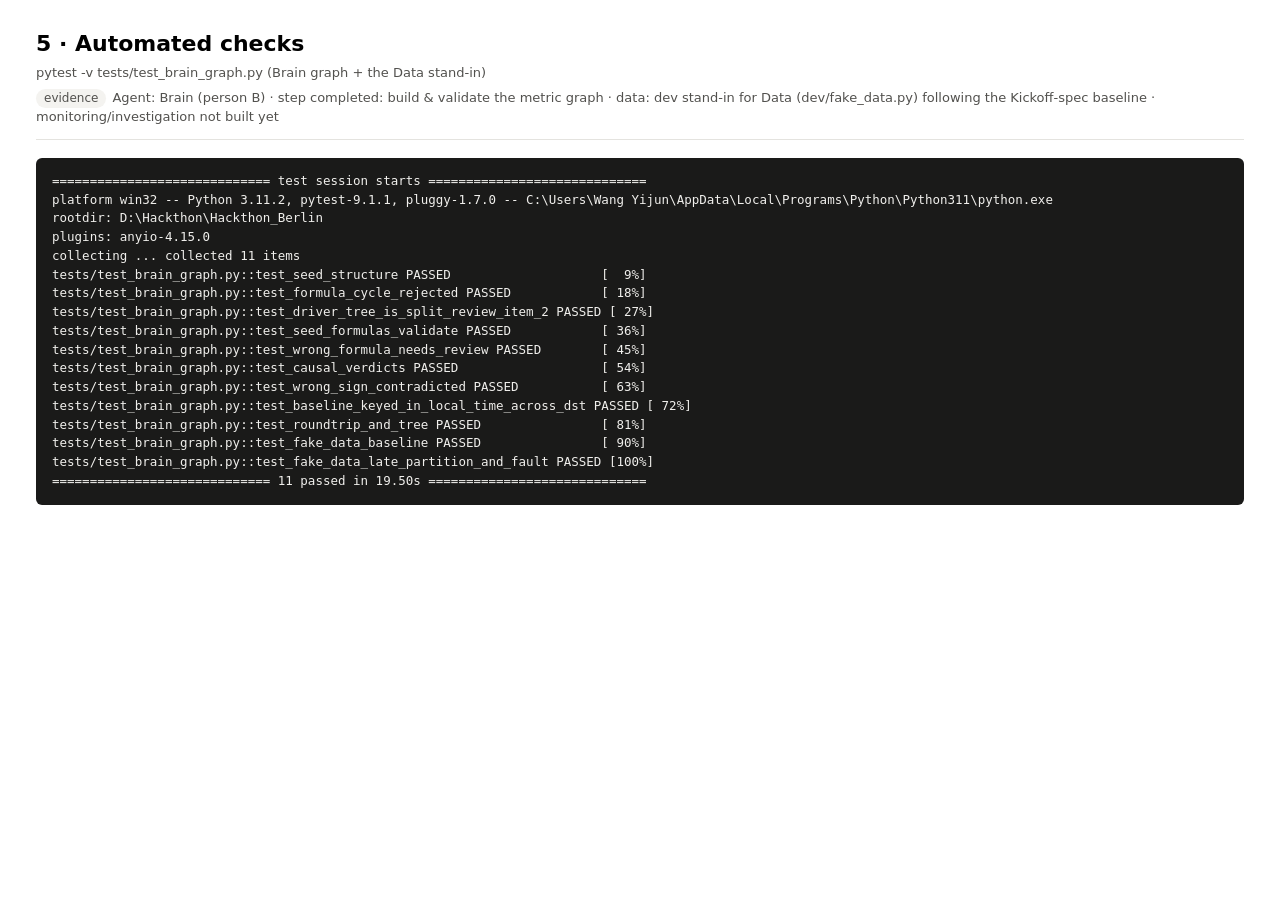
<file: docs/screenshots/05_tests.html>
<!doctype html><html><head><meta charset='utf-8'><title>5 · Automated checks</title><style>
.viz-root{--surface-1:#fcfcfb;--surface-2:#f4f3f0;--text-primary:#0b0b0b;--text-secondary:#52514e;
 --text-muted:#8a8984;--grid:#e4e3df;--good:#0ca30c;--good-text:#006300;--warning:#fab219;--serious:#ec835a;
 --critical:#d03b3b;--neutral:#a3a29d;--accent:#2a78d6}
*{box-sizing:border-box}body{margin:0;background:var(--surface-1);font:14px/1.45 "Segoe UI",system-ui,sans-serif;
 color:var(--text-primary)}
.viz-root{padding:28px 36px}
header{border-bottom:1px solid var(--grid);padding-bottom:12px;margin-bottom:18px}
h1{font-size:22px;margin:0 0 4px}h2{font-size:15px;margin:22px 0 8px;color:var(--text-secondary);font-weight:600}
.sub{color:var(--text-secondary);font-size:13px}
.tag{display:inline-block;font-size:12px;padding:1px 8px;border-radius:10px;background:var(--surface-2);
 color:var(--text-secondary);margin-right:6px}
table{border-collapse:collapse;width:100%;font-size:13px}
th{text-align:left;color:var(--text-secondary);font-weight:600;border-bottom:1px solid var(--grid);padding:6px 8px}
td{border-bottom:1px solid var(--grid);padding:6px 8px;vertical-align:top}
td.num{text-align:right;font-variant-numeric:tabular-nums;white-space:nowrap}
code{font:12.5px Consolas,monospace;background:var(--surface-2);padding:1px 4px;border-radius:3px}
.chip{display:inline-flex;align-items:center;gap:5px;font-size:12px;font-weight:600;white-space:nowrap}
.dot{width:10px;height:10px;border-radius:50%;display:inline-block}
.legend{display:flex;gap:18px;flex-wrap:wrap;font-size:12.5px;color:var(--text-secondary);margin:6px 0 10px}
.legend span{display:inline-flex;align-items:center;gap:6px}
pre{background:#1a1a19;color:#f0efec;padding:14px 16px;border-radius:6px;font:12.5px/1.5 Consolas,monospace;
 white-space:pre-wrap;margin:0}
.kpis{display:flex;gap:14px;margin:4px 0 6px}
.kpi{background:var(--surface-2);border-radius:8px;padding:10px 16px;min-width:150px}
.kpi b{display:block;font-size:24px}.kpi small{color:var(--text-secondary)}
</style></head><body><div class='viz-root'><header><h1>5 · Automated checks</h1><div class='sub'>pytest -v tests/test_brain_graph.py (Brain graph + the Data stand-in)</div><div class='sub' style='margin-top:6px'><span class='tag'>evidence</span>Agent: Brain (person B) · step completed: build &amp; validate the metric graph · data: dev stand-in for Data (dev/fake_data.py) following the Kickoff-spec baseline · monitoring/investigation not built yet</div></header><pre>============================= test session starts =============================
platform win32 -- Python 3.11.2, pytest-9.1.1, pluggy-1.7.0 -- C:\Users\Wang Yijun\AppData\Local\Programs\Python\Python311\python.exe
rootdir: D:\Hackthon\Hackthon_Berlin
plugins: anyio-4.15.0
collecting ... collected 11 items
tests/test_brain_graph.py::test_seed_structure PASSED                    [  9%]
tests/test_brain_graph.py::test_formula_cycle_rejected PASSED            [ 18%]
tests/test_brain_graph.py::test_driver_tree_is_split_review_item_2 PASSED [ 27%]
tests/test_brain_graph.py::test_seed_formulas_validate PASSED            [ 36%]
tests/test_brain_graph.py::test_wrong_formula_needs_review PASSED        [ 45%]
tests/test_brain_graph.py::test_causal_verdicts PASSED                   [ 54%]
tests/test_brain_graph.py::test_wrong_sign_contradicted PASSED           [ 63%]
tests/test_brain_graph.py::test_baseline_keyed_in_local_time_across_dst PASSED [ 72%]
tests/test_brain_graph.py::test_roundtrip_and_tree PASSED                [ 81%]
tests/test_brain_graph.py::test_fake_data_baseline PASSED                [ 90%]
tests/test_brain_graph.py::test_fake_data_late_partition_and_fault PASSED [100%]
============================= 11 passed in 19.50s =============================</pre></div></body></html>
</file>
